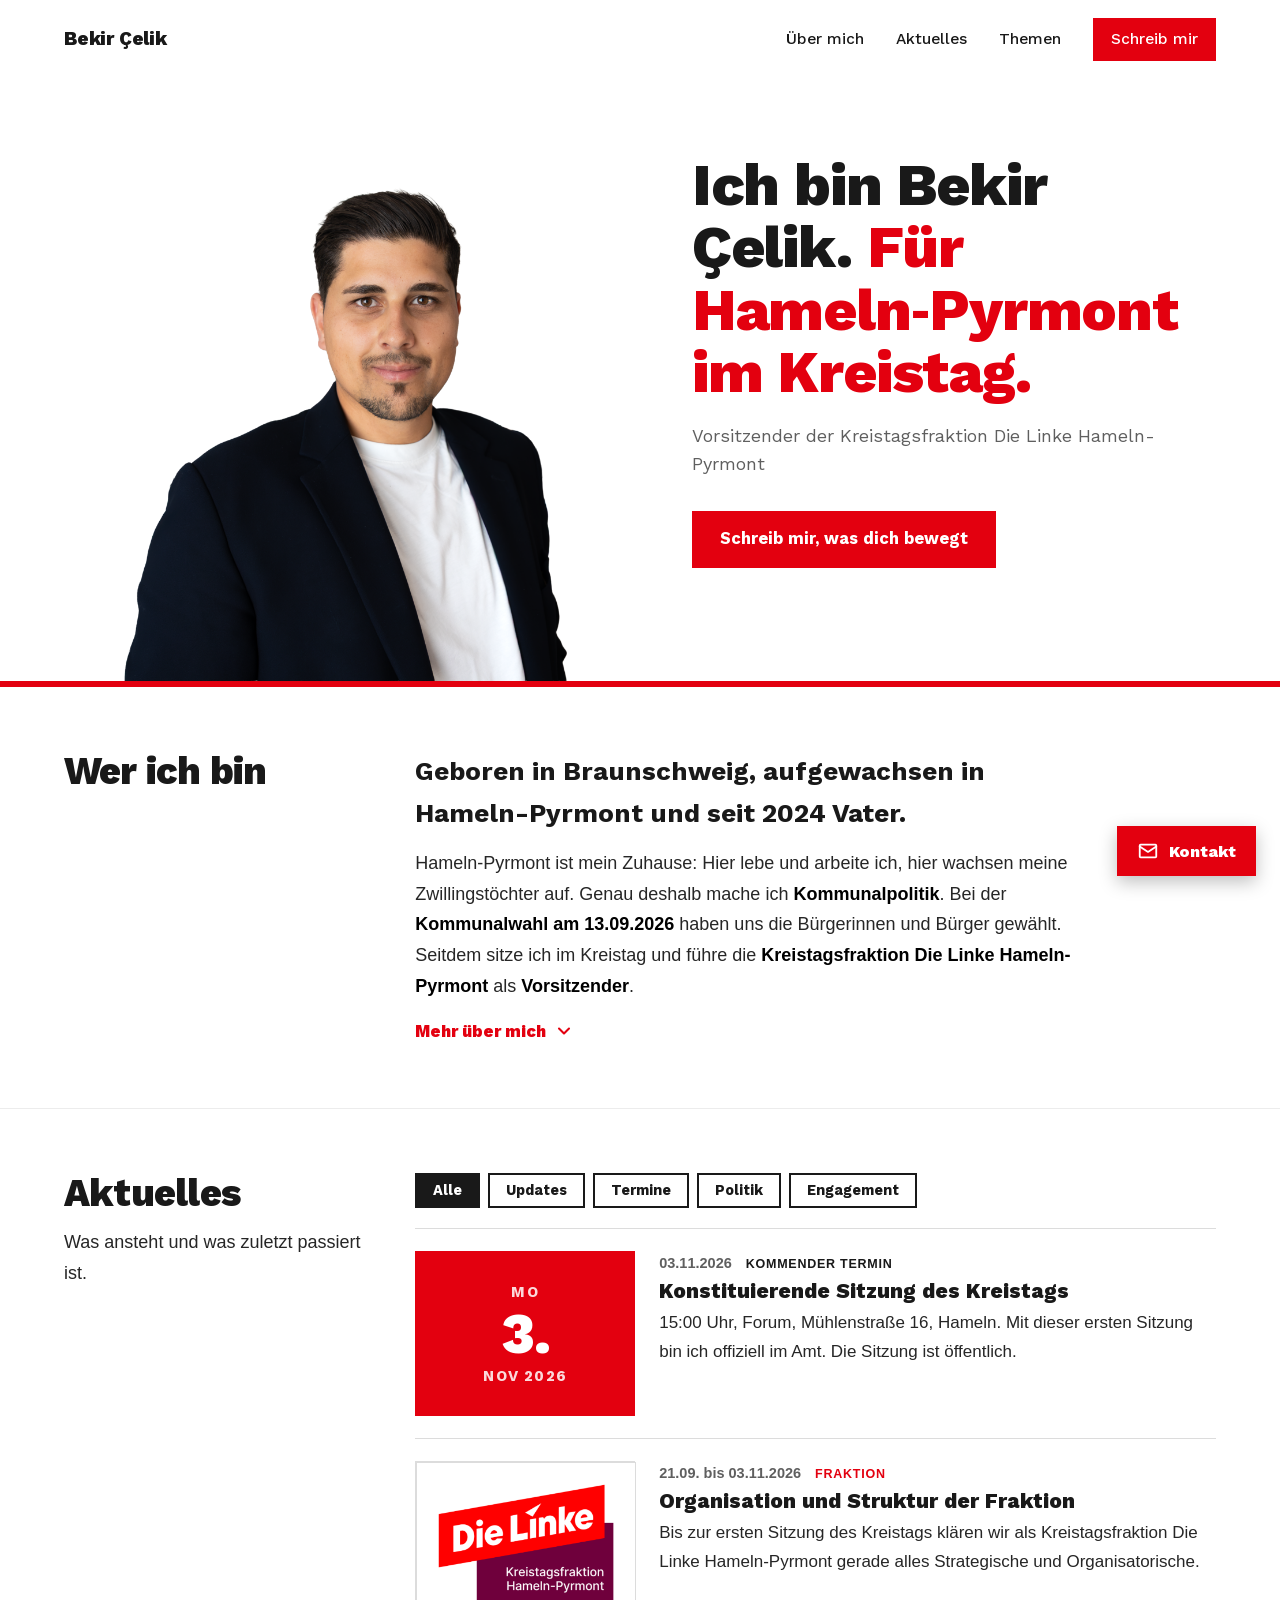
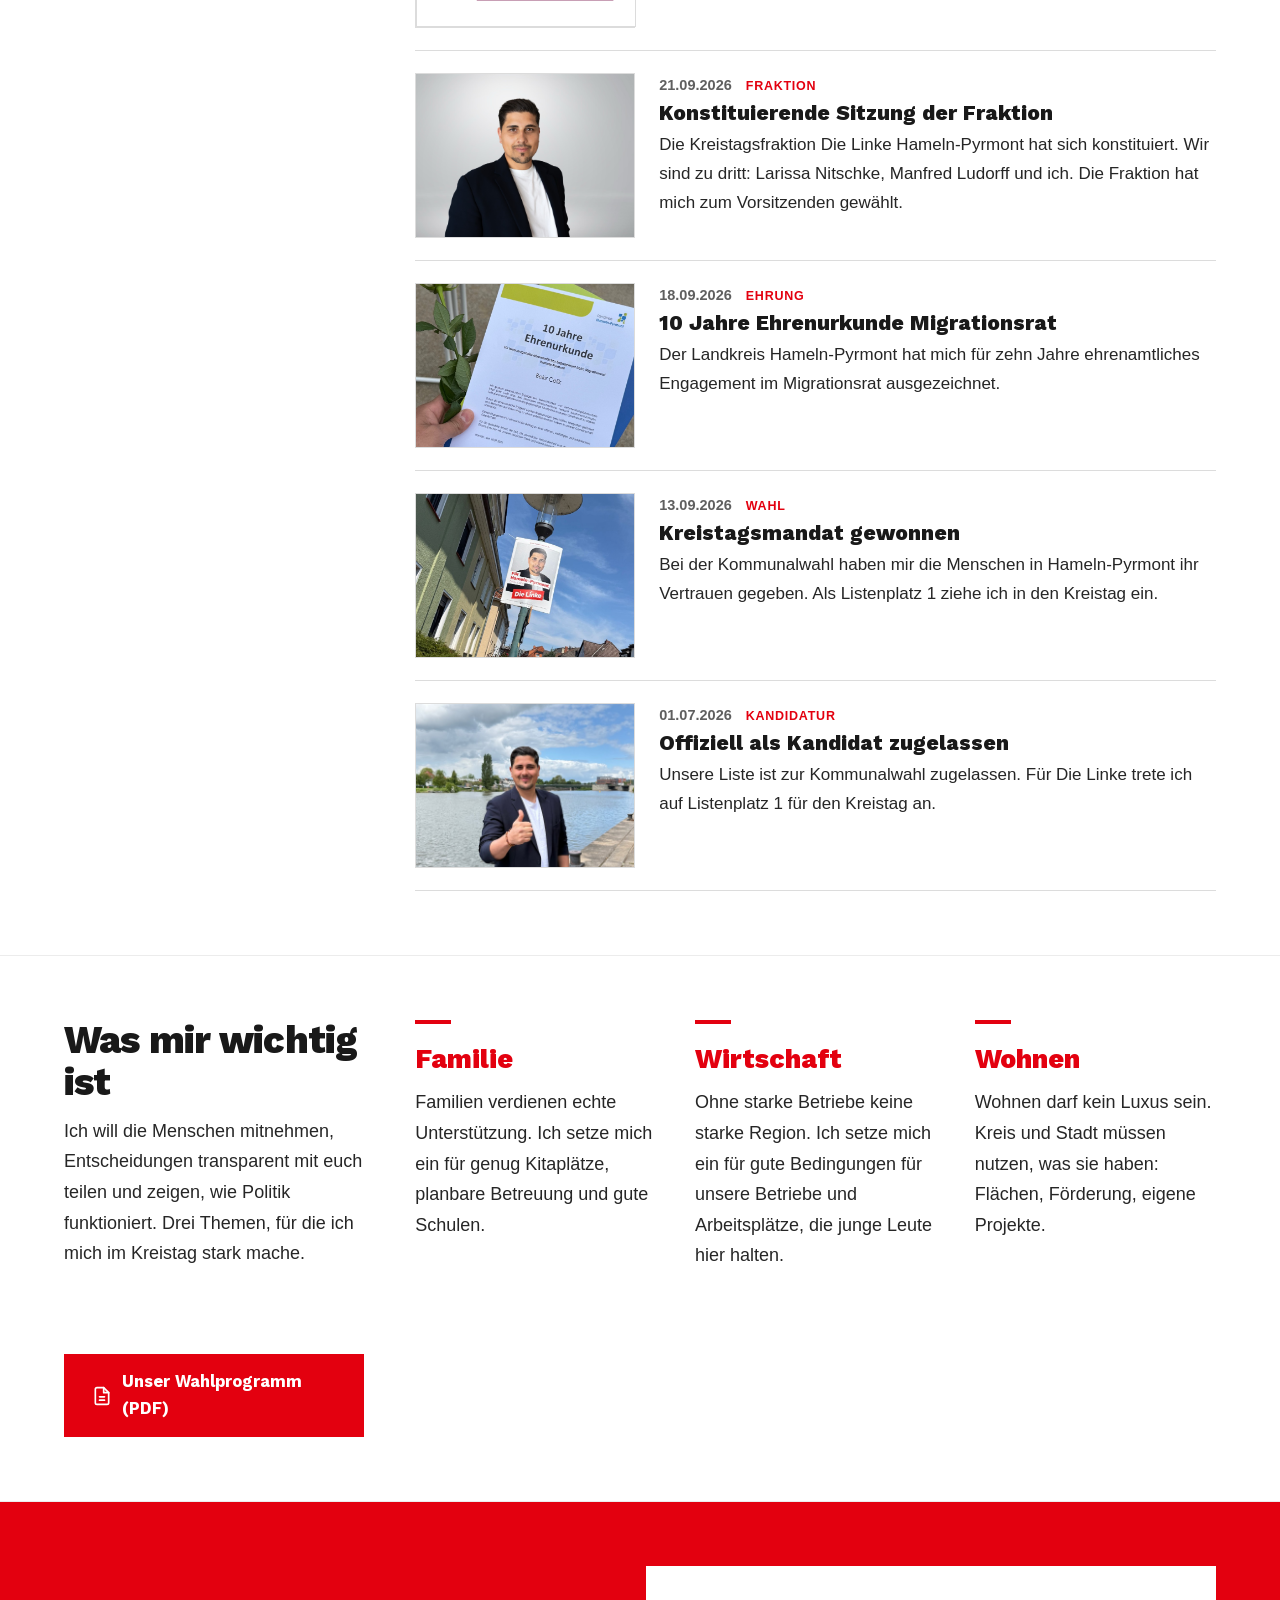
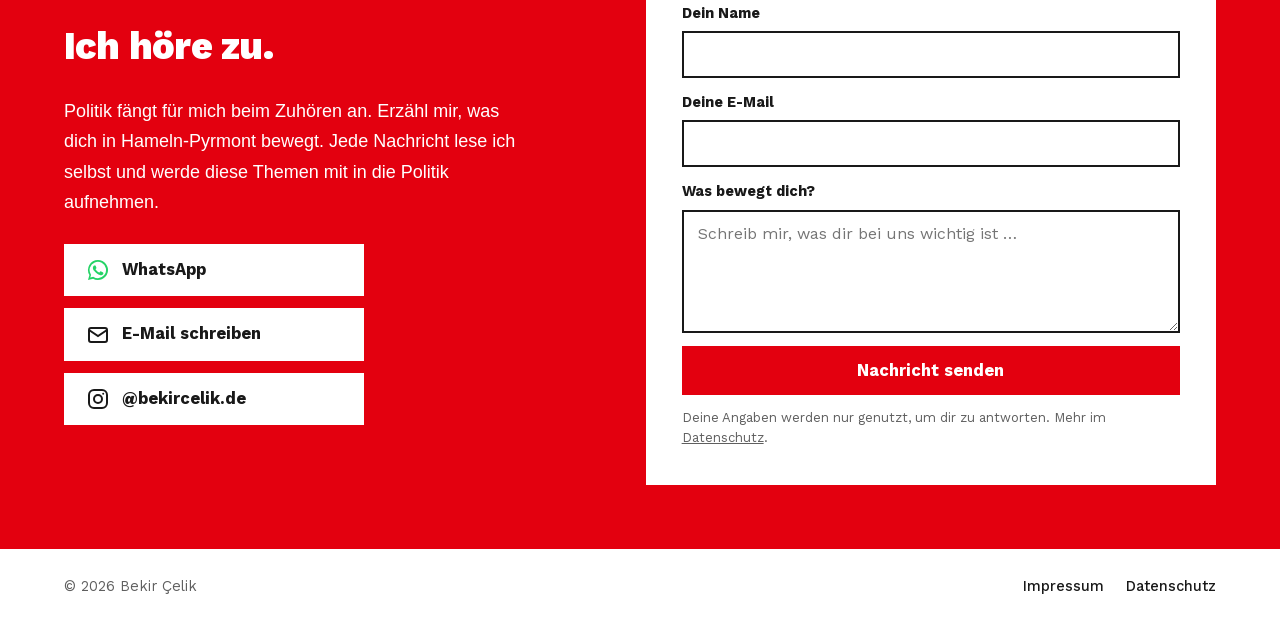
<file: index.html>
<!DOCTYPE html>
<html lang="de">
<head>
  <meta charset="UTF-8">
  <meta name="viewport" content="width=device-width, initial-scale=1.0">
  <title>Bekir Çelik | Kreistag Hameln-Pyrmont</title>
  <meta name="description" content="Bekir Çelik, Vorsitzender der Kreistagsfraktion Die Linke Hameln-Pyrmont. Wer ich bin, was ansteht, wie du mich erreichst.">
  <link rel="canonical" href="https://bekircelik.de/">

  <!-- Teilen-Vorschau (WhatsApp, Instagram, Facebook, Signal) -->
  <meta property="og:type" content="website">
  <meta property="og:locale" content="de_DE">
  <meta property="og:site_name" content="Bekir Çelik">
  <meta property="og:title" content="Bekir Çelik | Kreistag Hameln-Pyrmont">
  <meta property="og:description" content="Vorsitzender der Kreistagsfraktion Die Linke Hameln-Pyrmont. Schreib mir, was dich bewegt.">
  <meta property="og:url" content="https://bekircelik.de/">
  <meta property="og:image" content="https://bekircelik.de/bilder/bekir.jpg">
  <meta property="og:image:width" content="1600">
  <meta property="og:image:height" content="1068">
  <meta property="og:image:alt" content="Bekir Çelik, Kreistag Hameln-Pyrmont">
  <meta name="twitter:card" content="summary_large_image">
  <meta name="twitter:title" content="Bekir Çelik | Kreistag Hameln-Pyrmont">
  <meta name="twitter:description" content="Vorsitzender der Kreistagsfraktion Die Linke Hameln-Pyrmont. Schreib mir, was dich bewegt.">
  <meta name="twitter:image" content="https://bekircelik.de/bilder/bekir.jpg">

  <meta name="theme-color" content="#e3000f">
  <link rel="icon" href="data:image/svg+xml,%3Csvg xmlns='http://www.w3.org/2000/svg' viewBox='0 0 64 64'%3E%3Crect width='64' height='64' fill='%23e3000f'/%3E%3Ctext x='32' y='46' font-family='Arial,sans-serif' font-size='40' font-weight='bold' fill='white' text-anchor='middle'%3EB%3C/text%3E%3C/svg%3E">
  <link rel="preload" href="fonts/worksans-latin.woff2" as="font" type="font/woff2" crossorigin>
  <link rel="stylesheet" href="stil.css?v=63">
</head>
<body>

  <header class="kopf">
    <a class="kopf-name" href="#start">Bekir Çelik</a>
    <nav class="kopf-nav" aria-label="Hauptmenü">
      <a href="#ueber-mich">Über mich</a>
      <a href="#aktuelles">Aktuelles</a>
      <a href="#themen">Themen</a>
      <a class="kopf-cta" href="#kontakt">Schreib mir</a>
    </nav>
  </header>

  <!-- ===== HERO: Foto links, Botschaft rechts ===== -->
  <section class="held" id="start">
    <div class="held-bild">
      <img src="bilder/bekir-frei.png" alt="Bekir Çelik, Kreistag Hameln-Pyrmont" width="1000" height="1000" fetchpriority="high" decoding="async">
    </div>
    <div class="held-info">
      <h1>Ich bin Bekir Çelik. <span class="rot">Für Hameln&#8209;Pyrmont im Kreistag.</span></h1>
      <p class="held-sub">Vorsitzender der Kreistagsfraktion Die&nbsp;Linke Hameln-Pyrmont</p>
      <a class="knopf" href="#kontakt">Schreib mir, was dich bewegt</a>
    </div>
  </section>
  <div class="held-linie" aria-hidden="true"></div>

  <!-- ===== WER ICH BIN (Kurzfassung, Rest auf eigener Seite) ===== -->
  <section class="abschnitt" id="ueber-mich">
    <div class="abschnitt-raster">
      <h2>Wer ich bin</h2>
      <div class="ueber-text">
      <p class="ueber-gross">
        Geboren in Braunschweig, aufgewachsen in Hameln-Pyrmont und seit 2024 Vater.
      </p>
      <p> Hameln-Pyrmont ist mein Zuhause: Hier lebe und arbeite ich, hier wachsen meine Zwillingstöchter auf. Genau deshalb mache ich <strong>Kommunalpolitik</strong>. Bei der <strong>Kommunalwahl am 13.09.2026</strong> haben uns die Bürgerinnen und Bürger gewählt. Seitdem sitze ich im Kreistag und führe die <strong>Kreistagsfraktion Die Linke Hameln-Pyrmont</strong> als <strong>Vorsitzender</strong>. </p>
      <button type="button" class="mehr-knopf" id="mehr-knopf" aria-expanded="false" aria-controls="mehr">
        <span>Mehr über mich</span>
        <svg viewBox="0 0 24 24" fill="none" stroke="currentColor" stroke-width="2.5" stroke-linecap="round" stroke-linejoin="round" aria-hidden="true"><path d="m6 9 6 6 6-6"/></svg>
      </button>

      <div class="mehr" id="mehr" hidden>
        <h3>Mein Weg</h3>
        <p> Zur Schule gegangen bin ich in Hameln: Nach dem Realschulabschluss an der Theodor-Heuss-Realschule folgte der erweiterte Realschulabschluss im Bereich Wirtschaft an der Handelslehranstalt und schließlich die <strong>Fachhochschulreife in Medien und Gestaltung</strong> an der Eugen-Reintjes-Schule. </p>
        <p> Schon früh habe ich mich <strong>im Bereich Marketing selbstständig</strong> gemacht und nebenbei viel gejobbt. Das Unternehmertum hat mich von da an begleitet: Über die Jahre habe ich <strong>mehrere Unternehmen und Franchise-Konzepte</strong> aufgebaut und geführt. </p>
        <p> Zudem habe ich im Ausbau der <strong>Telekommunikations-Infrastruktur</strong> gearbeitet. Dort war ich für die <strong>Unternehmensstrategie und Organisationsentwicklung</strong> verantwortlich, später war ich in der gleichen Branche als <strong>Personal- und Dienstleistungsmanager</strong> tätig. </p>
        <p> Das <strong>Thema Wohnen</strong> beschäftigt mich schon lange. Um die Probleme auf dem Wohnungsmarkt zu verstehen, habe ich die Zertifizierung zum <strong>Immobilienmakler (IHK)</strong> absolviert. </p>
        <p> Mit der Geburt meiner Töchter haben sich meine Prioritäten verschoben: Ich habe die Unternehmen abgegeben, die Selbstständigkeit beendet und den Fokus auf meine Familie gelegt. Gleichzeitig reifte in mir der Entschluss, mich politisch einzubringen. Meine Überzeugung ist: Verstehen ist die Grundlage für jede echte Veränderung. In der Kommunalpolitik werden Entscheidungen getroffen, aber die Verwaltung muss sie am Ende umsetzen. Wer politisch wirklich etwas bewegen will, muss wissen, wie Behörden arbeiten. Genau deshalb mache ich heute eine <strong>Umschulung zum Verwaltungsfachangestellten</strong>, um diese Abläufe von innen kennenzulernen. </p>

        <h3>Ehrenamt</h3>
        <p> Ehrenamtlich aktiv bin ich schon seit meiner Schulzeit, ob als <strong>Schülersprecher</strong>, <strong>Streitschlichter</strong>, bei der <strong>Freiwilligen Feuerwehr</strong> oder 2011 als <strong>Erhebungsbeauftragter beim Zensus</strong>. </p>
        <p> Seit 2016 engagiere ich mich intensiv im <strong>Migrationsrat des Landkreises Hameln-Pyrmont</strong>. 2023 kam die Arbeit als <strong>Sprachmittler</strong> für den Landkreis hinzu. Außerdem mache ich die <strong>Öffentlichkeitsarbeit für den Niedersächsischen Integrationsrat</strong>. Durch diese Aufgaben spreche ich jeden Tag mit unterschiedlichsten Menschen und nehme ihre realen Probleme direkt mit in die Politik. </p>

        <h3>Politik</h3>
        <p> Seit November 2025 bin ich <strong>Mitglied der Linken</strong>. Über den <strong>Listenplatz 1</strong> zog ich in den <strong>Kreistag Hameln-Pyrmont</strong> ein, wo mich meine Fraktion kurz darauf <strong>zum Vorsitzenden</strong> wählte. </p>
        <p> Zusätzlich vertrete ich die Kreisverbände Hildesheim und Hameln als <strong>Delegierter auf dem Bundesparteitag</strong>. Auf dem Landesparteitag Niedersachsen wurde ich zum <strong>Ersatzdelegierten für den Parteirat</strong> gewählt. Mein Ziel bei all diesen Aufgaben ist einfach: Was in der Politik entschieden wird, muss im Alltag der Menschen vor Ort spürbar ankommen. </p>

        <h3>Auszeichnungen und Abschlüsse</h3>
        <ul class="urkunden">
          <li>
            <a href="bilder/zertifikate/ehrenurkunde-migrationsrat.jpg" target="_blank" rel="noopener">
              <img src="bilder/zertifikate/ehrenurkunde-migrationsrat.jpg" alt="Ehrenurkunde: 10 Jahre Migrationsrat Hameln-Pyrmont" loading="lazy">
              <span>10 Jahre Migrationsrat<br><small>Ehrenurkunde des Landkreises, 2026</small></span>
            </a>
          </li>
          <li>
            <a href="bilder/zertifikate/ihk-zertifikat-immobilienmakler.jpg" target="_blank" rel="noopener">
              <img src="bilder/zertifikate/ihk-zertifikat-immobilienmakler.jpg" alt="IHK-Zertifikat Immobilienmakler" loading="lazy">
              <span>Immobilienmakler (IHK)<br><small>Zertifikat, 2023</small></span>
            </a>
          </li>
          <li>
            <a href="bilder/zertifikate/feuerwehr.jpg" target="_blank" rel="noopener">
              <img src="bilder/zertifikate/feuerwehr.jpg" alt="Verleihungsurkunde Feuerwehrmann, Stadt Hameln" loading="lazy">
              <span>Feuerwehrmann<br><small>Freiwillige Feuerwehr Hameln, 2011</small></span>
            </a>
          </li>
        </ul>

      </div>
            </div>
    </div>
  </section>

  <!-- ===== AKTUELLES: Karten, neueste zuerst. Neue Karte = neuer <li class="karte"> oben ===== -->
  <section class="abschnitt" id="aktuelles">
    <div class="abschnitt-raster">
      <div>
        <h2>Aktuelles</h2>
        <p class="abschnitt-lead">Was ansteht und was zuletzt passiert ist.</p>
      </div>
      <div class="aktuell">
        <div class="filter" id="filter" aria-label="Aktuelles filtern"></div>
        <ul class="karten" id="karten">
          <li class="karte mit-bild kommt" data-typ="termin">
            <span class="karte-bild platz" aria-hidden="true"><small>Mo</small><b>3.</b><small>Nov 2026</small></span>
            <div class="karte-text">
              <p class="karte-kopf"><time>03.11.2026</time><span class="karte-art">Kommender Termin</span></p>
              <h3>Konstituierende Sitzung des Kreistags</h3>
              <p>15:00 Uhr, Forum, Mühlenstraße 16, Hameln. Mit dieser ersten Sitzung bin ich offiziell im Amt. Die Sitzung ist öffentlich.</p>
            </div>
          </li>
          <li class="karte mit-bild" data-typ="update">
            <span class="karte-bild logo"><img src="bilder/aktuelles/fraktion-logo.png" alt="Logo der Kreistagsfraktion Die Linke Hameln-Pyrmont" loading="lazy"></span>
            <div class="karte-text">
              <p class="karte-kopf"><time>21.09. bis 03.11.2026</time><span class="karte-art">Fraktion</span></p>
              <h3>Organisation und Struktur der Fraktion</h3>
              <p>Bis zur ersten Sitzung des Kreistags klären wir als Kreistagsfraktion Die Linke Hameln-Pyrmont gerade alles Strategische und Organisatorische.</p>
            </div>
          </li>
          <li class="karte mit-bild" data-typ="update">
            <a class="karte-bild foto foto-portrait" href="bilder/aktuelles/2026-09-21-fraktionsvorsitz.jpg" target="_blank" rel="noopener"><img src="bilder/aktuelles/2026-09-21-fraktionsvorsitz.jpg" alt="Bekir Çelik, Vorsitzender der Kreistagsfraktion Die Linke Hameln-Pyrmont" loading="lazy"></a>
            <div class="karte-text">
              <p class="karte-kopf"><time>21.09.2026</time><span class="karte-art">Fraktion</span></p>
              <h3>Konstituierende Sitzung der Fraktion</h3>
              <p>Die Kreistagsfraktion Die Linke Hameln-Pyrmont hat sich konstituiert. Wir sind zu dritt: Larissa Nitschke, Manfred Ludorff und ich. Die Fraktion hat mich zum Vorsitzenden gewählt.</p>
            </div>
          </li>
          <li class="karte mit-bild" data-typ="engagement">
            <a class="karte-bild foto foto-urkunde" href="bilder/aktuelles/2026-09-18-ehrenurkunde.jpg" target="_blank" rel="noopener"><img src="bilder/aktuelles/2026-09-18-ehrenurkunde.jpg" alt="Bekir Çelik hält die Ehrenurkunde für 10 Jahre Migrationsrat und eine weiße Rose" loading="lazy"></a>
            <div class="karte-text">
              <p class="karte-kopf"><time>18.09.2026</time><span class="karte-art">Ehrung</span></p>
              <h3>10 Jahre Ehrenurkunde Migrationsrat</h3>
              <p>Der Landkreis Hameln-Pyrmont hat mich für zehn Jahre ehrenamtliches Engagement im Migrationsrat ausgezeichnet.</p>
            </div>
          </li>
          <li class="karte mit-bild" data-typ="politik">
            <a class="karte-bild foto foto-plakat" href="bilder/aktuelles/2026-09-13-wahlplakat.jpg" target="_blank" rel="noopener"><img src="bilder/aktuelles/2026-09-13-wahlplakat.jpg" alt="Wahlplakat von Bekir Çelik an einer Straßenlaterne in Hameln" loading="lazy"></a>
            <div class="karte-text">
              <p class="karte-kopf"><time>13.09.2026</time><span class="karte-art">Wahl</span></p>
              <h3>Kreistagsmandat gewonnen</h3>
              <p>Bei der Kommunalwahl haben mir die Menschen in Hameln-Pyrmont ihr Vertrauen gegeben. Als Listenplatz 1 ziehe ich in den Kreistag ein.</p>
            </div>
          </li>
          <li class="karte mit-bild" data-typ="politik">
            <a class="karte-bild foto foto-kandidatur" href="bilder/aktuelles/2026-07-01-kandidatur.jpg" target="_blank" rel="noopener"><img src="bilder/aktuelles/2026-07-01-kandidatur.jpg" alt="Bekir Çelik an der Weser in Hameln, Daumen hoch" loading="lazy"></a>
            <div class="karte-text">
              <p class="karte-kopf"><time>01.07.2026</time><span class="karte-art">Kandidatur</span></p>
              <h3>Offiziell als Kandidat zugelassen</h3>
              <p>Unsere Liste ist zur Kommunalwahl zugelassen. Für Die Linke trete ich auf Listenplatz 1 für den Kreistag an.</p>
            </div>
          </li>
        </ul>
        <button type="button" class="knopf knopf-pdf" id="aelter-knopf" hidden>Ältere Einträge anzeigen</button>
      </div>
    </div>
  </section>

  <!-- ===== THEMEN: direkt unter dem Kontakt ===== -->
  <section class="abschnitt" id="themen">
    <div class="abschnitt-raster">
      <div>
        <h2>Was mir wichtig ist</h2>
        <p class="abschnitt-lead">Ich will die Menschen mitnehmen, Entscheidungen transparent mit euch teilen und zeigen, wie Politik funktioniert. Drei Themen, für die ich mich im Kreistag stark mache.</p>
      </div>
      <div class="themen">
      <article class="thema">
        <h3>Familie</h3>
        <p>Familien verdienen echte Unterstützung. Ich setze mich ein für genug Kitaplätze, planbare Betreuung und gute Schulen.</p>
      </article>
      <article class="thema">
        <h3>Wirtschaft</h3>
        <p>Ohne starke Betriebe keine starke Region. Ich setze mich ein für gute Bedingungen für unsere Betriebe und Arbeitsplätze, die junge Leute hier halten.</p>
      </article>
      <article class="thema">
        <h3>Wohnen</h3>
        <p>Wohnen darf kein Luxus sein. Kreis und Stadt müssen nutzen, was sie haben: Flächen, Förderung, eigene Projekte.</p>
      </article>
      </div>
      <a class="knopf knopf-pdf" href="dokumente/wahlprogramm-die-linke-hameln-pyrmont.pdf" target="_blank" rel="noopener">
        <svg viewBox="0 0 24 24" fill="none" stroke="currentColor" stroke-width="2" stroke-linecap="round" stroke-linejoin="round" aria-hidden="true"><path d="M14 2H6a2 2 0 0 0-2 2v16a2 2 0 0 0 2 2h12a2 2 0 0 0 2-2V8z"/><path d="M14 2v6h6"/><path d="M9 13h6"/><path d="M9 17h6"/></svg>
        Unser Wahlprogramm (PDF)
      </a>
    </div>
  </section>

  <!-- ===== KONTAKT ===== -->
  <section class="abschnitt abschnitt-rot" id="kontakt">
    <div class="kontakt-raster">
      <div class="kontakt-text">
        <h2>Ich höre zu.</h2>
        <p>
          Politik fängt für mich beim Zuhören an. Erzähl mir, was dich in
          Hameln-Pyrmont bewegt. Jede Nachricht lese ich selbst und werde
          diese Themen mit in die Politik aufnehmen.
        </p>
        <div class="kontakt-links">
          <a class="kontakt-knopf kontakt-wa" href="https://wa.me/4915679812579" target="_blank" rel="noopener">
            <svg viewBox="0 0 24 24" fill="currentColor" aria-hidden="true"><path d="M12 2a10 10 0 0 0-8.6 15.1L2 22l5.1-1.3A10 10 0 1 0 12 2Zm0 18.2c-1.6 0-3.1-.4-4.4-1.2l-.3-.2-3 .8.8-2.9-.2-.3A8.2 8.2 0 1 1 12 20.2Zm4.6-6.1c-.3-.1-1.5-.7-1.7-.8-.2-.1-.4-.1-.6.1-.2.3-.7.8-.8 1-.1.2-.3.2-.5.1a6.7 6.7 0 0 1-3.3-2.9c-.3-.4 0-.5.2-.8l.5-.6c.1-.2 0-.4 0-.5l-.8-1.9c-.2-.5-.4-.4-.6-.4h-.5c-.2 0-.5.1-.7.3-.2.3-.9.9-.9 2.2s.9 2.5 1.1 2.7c.1.2 1.8 2.8 4.4 3.9.6.3 1.1.4 1.5.6.6.2 1.2.2 1.6.1.5-.1 1.5-.6 1.7-1.2.2-.6.2-1.1.2-1.2-.1-.2-.3-.2-.6-.4Z"/></svg>
            WhatsApp
          </a>
          <a class="kontakt-knopf" href="mailto:celikbekir@outlook.de">
            <svg viewBox="0 0 24 24" fill="none" stroke="currentColor" stroke-width="2" aria-hidden="true"><rect x="3" y="5" width="18" height="14" rx="2"/><path d="m3 7 9 6 9-6"/></svg>
            E-Mail schreiben
          </a>
          <a class="kontakt-knopf" href="https://instagram.com/bekircelik.de" target="_blank" rel="noopener">
            <svg viewBox="0 0 24 24" fill="none" stroke="currentColor" stroke-width="2" aria-hidden="true"><rect x="3" y="3" width="18" height="18" rx="5"/><circle cx="12" cy="12" r="4"/><circle cx="17.2" cy="6.8" r="1" fill="currentColor" stroke="none"/></svg>
            @bekircelik.de
          </a>
        </div>
      </div>
      <form class="formular" id="kontaktformular" action="https://formsubmit.co/celikbekir@outlook.de" method="POST">
        <input type="hidden" name="_subject" value="Nachricht über bekircelik.de">
        <input type="hidden" name="_next" value="https://bekircelik.de/danke.html">
        <input type="hidden" name="_captcha" value="false">
        <input type="text" name="_honey" style="display:none">
        <label>
          Dein Name
          <input type="text" name="name" required autocomplete="name">
        </label>
        <label>
          Deine E-Mail
          <input type="email" name="email" required autocomplete="email">
        </label>
        <label>
          Was bewegt dich?
          <textarea name="nachricht" rows="5" required placeholder="Schreib mir, was dir bei uns wichtig ist …"></textarea>
        </label>
        <button type="submit" class="knopf knopf-weiss">Nachricht senden</button>
        <p class="formular-hinweis">Deine Angaben werden nur genutzt, um dir zu antworten. Mehr im <a href="datenschutz.html">Datenschutz</a>.</p>
      </form>
    </div>
  </section>

  <footer class="fuss">
    <p>© 2026 Bekir Çelik</p>
    <nav>
      <a href="impressum.html">Impressum</a>
      <a href="datenschutz.html">Datenschutz</a>
    </nav>
  </footer>


  <script>
    // Aktuelles: Filterknöpfe aus den Karten bauen, 6 Karten sichtbar, ältere per Knopf
    (function () {
      const SICHTBAR = 6;
      const NAMEN = { update: "Updates", news: "News", termin: "Termine", politik: "Politik", engagement: "Engagement", beitrag: "Beiträge" };
      const karten = Array.prototype.slice.call(document.querySelectorAll("#karten .karte"));
      const filter = document.getElementById("filter");
      const mehr = document.getElementById("aelter-knopf");
      let aktiv = "alle";
      let alleZeigen = false;

      function zeichnen() {
        const treffer = karten.filter(function (k) { return aktiv === "alle" || k.dataset.typ === aktiv; });
        karten.forEach(function (k) { k.hidden = true; });
        treffer.forEach(function (k, i) { k.hidden = !(alleZeigen || i < SICHTBAR); });
        mehr.hidden = treffer.length <= SICHTBAR;
        mehr.textContent = alleZeigen ? "Weniger anzeigen" : "Ältere Einträge anzeigen";
        filter.querySelectorAll("button").forEach(function (b) {
          b.setAttribute("aria-pressed", b.dataset.typ === aktiv ? "true" : "false");
        });
      }

      const typen = ["alle"].concat(Object.keys(NAMEN).filter(function (t) {
        return karten.some(function (k) { return k.dataset.typ === t; });
      }));
      if (typen.length > 2) {
        typen.forEach(function (t) {
          const b = document.createElement("button");
          b.type = "button";
          b.dataset.typ = t;
          b.textContent = t === "alle" ? "Alle" : NAMEN[t];
          b.addEventListener("click", function () { aktiv = t; alleZeigen = false; zeichnen(); });
          filter.appendChild(b);
        });
      }
      mehr.addEventListener("click", function () { alleZeigen = !alleZeigen; zeichnen(); });
      zeichnen();
    })();

    // "Mehr über mich" klappt den Rest direkt auf der Startseite auf
    (function () {
      const knopf = document.getElementById("mehr-knopf");
      const mehr = document.getElementById("mehr");
      knopf.addEventListener("click", function () {
        const offen = mehr.hasAttribute("hidden");
        if (offen) { mehr.removeAttribute("hidden"); } else { mehr.setAttribute("hidden", ""); }
        knopf.setAttribute("aria-expanded", offen ? "true" : "false");
        knopf.textContent = offen ? "Weniger anzeigen" : "Mehr über mich";
      });
    })();
    // Sicherheitsnetz: wenn der Formular-Dienst ausfällt, öffnet sich das Mail-Programm
    document.getElementById("kontaktformular").addEventListener("submit", async function (e) {
      e.preventDefault();
      const form = e.target;
      const knopf = form.querySelector("button[type=submit]");
      const name = form.elements["name"].value;
      const email = form.elements["email"].value;
      const nachricht = form.elements["nachricht"].value;
      knopf.disabled = true;
      knopf.textContent = "Wird gesendet …";
      try {
        const antwort = await fetch("https://formsubmit.co/ajax/celikbekir@outlook.de", {
          method: "POST",
          headers: { "Content-Type": "application/json", "Accept": "application/json" },
          body: JSON.stringify({ name: name, email: email, nachricht: nachricht, _subject: "Nachricht über bekircelik.de" })
        });
        if (!antwort.ok) throw new Error("Dienst nicht erreichbar");
        window.location.href = "danke.html";
      } catch (fehler) {
        const betreff = encodeURIComponent("Nachricht über bekircelik.de");
        const inhalt = encodeURIComponent("Name: " + name + "\nE-Mail: " + email + "\n\n" + nachricht);
        window.location.href = "mailto:celikbekir@outlook.de?subject=" + betreff + "&body=" + inhalt;
        knopf.disabled = false;
        knopf.textContent = "Nachricht senden";
      }
    });
  </script>
  <dialog class="lese-fenster" id="lese-fenster" aria-labelledby="lese-titel">
    <button type="button" class="lese-zu" id="lese-zu" aria-label="Schließen">Schließen ✕</button>
    <div class="lese-bild" id="lese-bild"></div>
    <p class="lese-kopf" id="lese-kopf"></p>
    <h3 id="lese-titel"></h3>
    <div class="lese-text" id="lese-text"></div>
  </dialog>

  <div class="kontakt-fab" id="kontakt-fab">
    <div class="fab-menue" id="fab-menue" hidden>
      <a href="https://wa.me/4915679812579" target="_blank" rel="noopener">
        <svg viewBox="0 0 24 24" fill="none" stroke="currentColor" stroke-width="2" stroke-linecap="round" stroke-linejoin="round" aria-hidden="true"><path d="M21 11.5a8.4 8.4 0 0 1-12.4 7.4L3 20.5l1.7-5.4A8.4 8.4 0 1 1 21 11.5z"/></svg>
        WhatsApp
      </a>
      <a href="mailto:celikbekir@outlook.de">
        <svg viewBox="0 0 24 24" fill="none" stroke="currentColor" stroke-width="2" stroke-linecap="round" stroke-linejoin="round" aria-hidden="true"><rect x="3" y="5" width="18" height="14" rx="1"/><path d="m3 7 9 6 9-6"/></svg>
        E-Mail
      </a>
      <a href="#kontakt">
        <svg viewBox="0 0 24 24" fill="none" stroke="currentColor" stroke-width="2" stroke-linecap="round" stroke-linejoin="round" aria-hidden="true"><path d="M4 4h16v12H8l-4 4z"/></svg>
        Nachricht schreiben
      </a>
    </div>
    <button type="button" class="kontakt-schwebe" id="kontakt-schwebe" aria-expanded="false" aria-controls="fab-menue" aria-label="Kontakt aufnehmen">
      <svg viewBox="0 0 24 24" fill="none" stroke="currentColor" stroke-width="2" stroke-linecap="round" stroke-linejoin="round" aria-hidden="true"><rect x="3" y="5" width="18" height="14" rx="1"/><path d="m3 7 9 6 9-6"/></svg>
      <span>Kontakt</span>
    </button>
  </div>
  <script>
    // Aktuelles: Karte anklicken öffnet den Eintrag im Lese-Fenster (wie ein kleiner Blogbeitrag)
    (function () {
      const fenster = document.getElementById("lese-fenster");
      if (!fenster || typeof fenster.showModal !== "function") return;
      const el = function (id) { return document.getElementById(id); };
      function oeffnen(karte) {
        const bild = karte.querySelector(".karte-bild");
        const box = el("lese-bild");
        box.innerHTML = "";
        if (bild) {
          const kopie = bild.cloneNode(true);
          kopie.removeAttribute("href");
          kopie.removeAttribute("target");
          box.appendChild(kopie);
        }
        const text = karte.querySelector(".karte-text");
        el("lese-kopf").innerHTML = text.querySelector(".karte-kopf").innerHTML;
        el("lese-titel").textContent = text.querySelector("h3").textContent;
        const inhalt = el("lese-text");
        inhalt.innerHTML = "";
        text.querySelectorAll(":scope > p:not(.karte-kopf), :scope > .karte-voll > *").forEach(function (p) {
          inhalt.appendChild(p.cloneNode(true));
        });
        fenster.showModal();
      }
      document.querySelectorAll("#karten .karte").forEach(function (k) {
        k.tabIndex = 0;
        k.setAttribute("role", "button");
        k.addEventListener("click", function (e) { e.preventDefault(); oeffnen(k); });
        k.addEventListener("keydown", function (e) {
          if (e.key === "Enter" || e.key === " ") { e.preventDefault(); oeffnen(k); }
        });
      });
      el("lese-zu").addEventListener("click", function () { fenster.close(); });
      fenster.addEventListener("click", function (e) { if (e.target === fenster) fenster.close(); });
    })();

    // Schwebender Kontakt-Knopf: Auswahl WhatsApp, E-Mail, Nachricht. Weg im Kopfbereich und im Kontaktbereich
    (function () {
      const fab = document.getElementById("kontakt-fab");
      const knopf = document.getElementById("kontakt-schwebe");
      const menue = document.getElementById("fab-menue");
      if (!fab || !knopf || !menue) return;
      function zu() { menue.hidden = true; knopf.setAttribute("aria-expanded", "false"); }
      knopf.addEventListener("click", function (e) {
        e.stopPropagation();
        const offen = menue.hidden;
        menue.hidden = !offen;
        knopf.setAttribute("aria-expanded", offen ? "true" : "false");
      });
      menue.addEventListener("click", zu);
      document.addEventListener("click", zu);
      document.addEventListener("keydown", function (e) { if (e.key === "Escape") zu(); });
      if (!("IntersectionObserver" in window)) return;
      const sichtbar = { start: false, kontakt: false };
      function pruefen() { const weg = sichtbar.start || sichtbar.kontakt; fab.classList.toggle("weg", weg); if (weg) zu(); }
      [["start", "start"], ["kontakt", "kontakt"]].forEach(function (p) {
        const ziel = document.getElementById(p[0]);
        if (!ziel) return;
        new IntersectionObserver(function (e) { sichtbar[p[1]] = e[0].isIntersecting; pruefen(); }, { threshold: 0.15 }).observe(ziel);
      });
    })();
  </script>
</body>
</html>
</file>
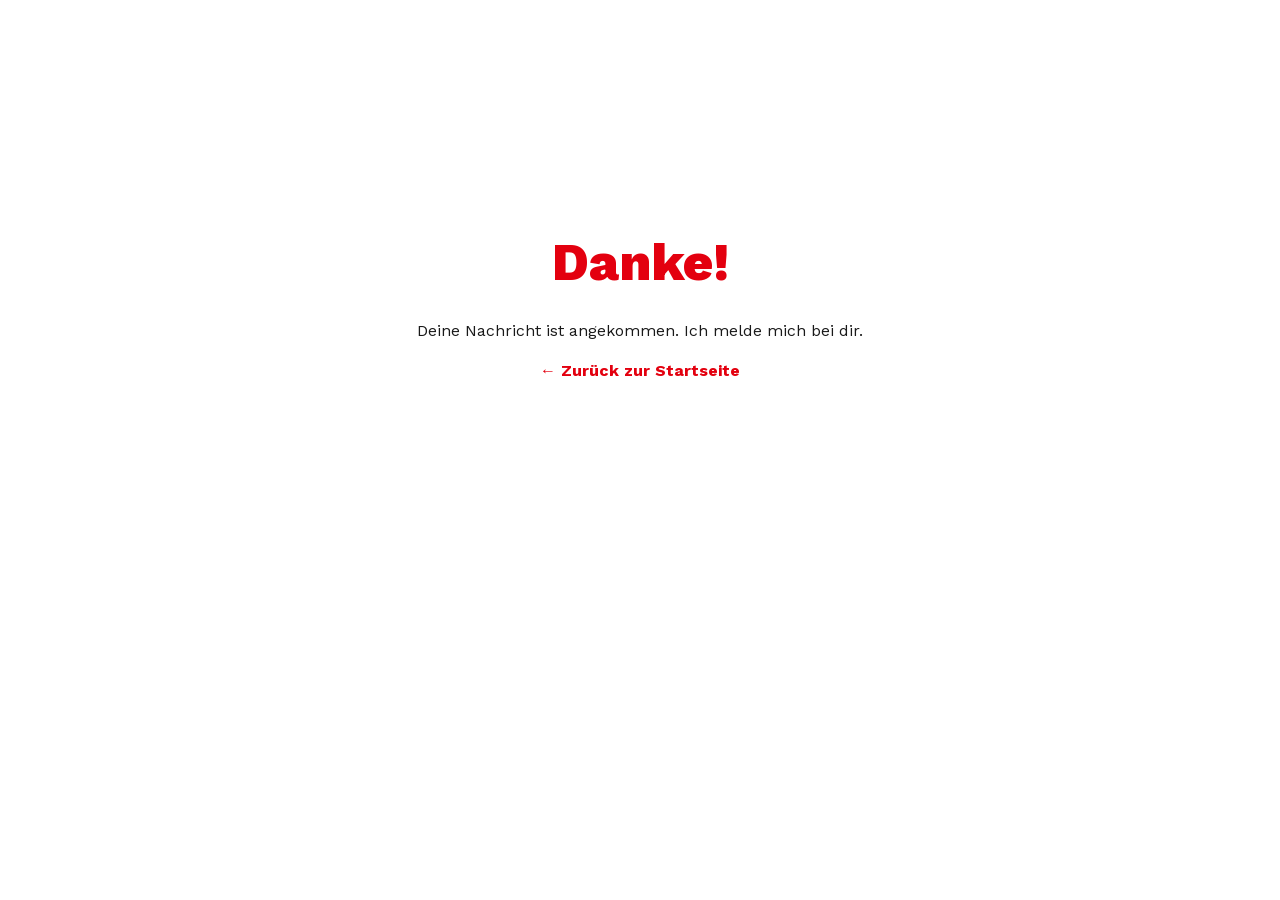
<file: danke.html>
<!DOCTYPE html>
<html lang="de">
<head>
  <meta charset="UTF-8">
  <meta name="viewport" content="width=device-width, initial-scale=1.0">
  <title>Danke – Bekir Çelik</title>
  <meta name="robots" content="noindex">
  <link rel="preload" href="fonts/worksans-latin.woff2" as="font" type="font/woff2" crossorigin>
  <meta name="theme-color" content="#e3000f">
  <link rel="icon" href="data:image/svg+xml,%3Csvg xmlns='http://www.w3.org/2000/svg' viewBox='0 0 64 64'%3E%3Crect width='64' height='64' fill='%23e3000f'/%3E%3Ctext x='32' y='46' font-family='Arial,sans-serif' font-size='40' font-weight='bold' fill='white' text-anchor='middle'%3EB%3C/text%3E%3C/svg%3E">
  <link rel="stylesheet" href="stil.css?v=63">
</head>
<body>
  <main class="danke">
    <h1>Danke!</h1>
    <p>Deine Nachricht ist angekommen. Ich melde mich bei dir.</p>
    <a class="zurueck" href="index.html">← Zurück zur Startseite</a>
  </main>
</body>
</html>
</file>
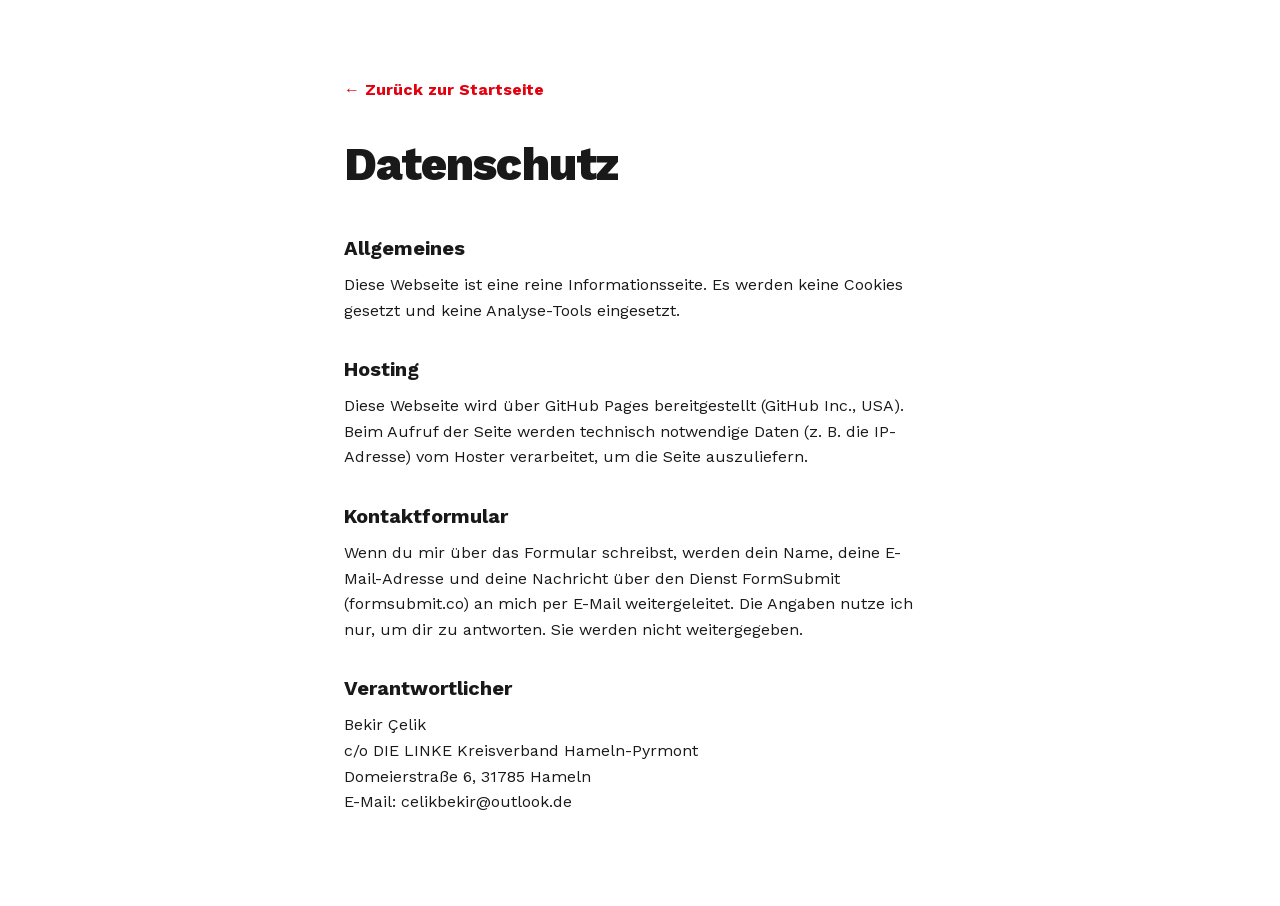
<file: datenschutz.html>
<!DOCTYPE html>
<html lang="de">
<head>
  <meta charset="UTF-8">
  <meta name="viewport" content="width=device-width, initial-scale=1.0">
  <title>Datenschutz – Bekir Çelik</title>
  <meta name="robots" content="noindex">
  <link rel="preload" href="fonts/worksans-latin.woff2" as="font" type="font/woff2" crossorigin>
  <meta name="theme-color" content="#e3000f">
  <link rel="icon" href="data:image/svg+xml,%3Csvg xmlns='http://www.w3.org/2000/svg' viewBox='0 0 64 64'%3E%3Crect width='64' height='64' fill='%23e3000f'/%3E%3Ctext x='32' y='46' font-family='Arial,sans-serif' font-size='40' font-weight='bold' fill='white' text-anchor='middle'%3EB%3C/text%3E%3C/svg%3E">
  <link rel="stylesheet" href="stil.css?v=63">
</head>
<body>
  <main class="rechtsseite">
    <a class="zurueck" href="index.html">← Zurück zur Startseite</a>
    <h1>Datenschutz</h1>

    <h2>Allgemeines</h2>
    <p>
      Diese Webseite ist eine reine Informationsseite. Es werden keine Cookies gesetzt
      und keine Analyse-Tools eingesetzt.
    </p>

    <h2>Hosting</h2>
    <p>
      Diese Webseite wird über GitHub Pages bereitgestellt (GitHub Inc., USA).
      Beim Aufruf der Seite werden technisch notwendige Daten (z.&nbsp;B. die IP-Adresse)
      vom Hoster verarbeitet, um die Seite auszuliefern.
    </p>

    <h2>Kontaktformular</h2>
    <p>
      Wenn du mir über das Formular schreibst, werden dein Name, deine E-Mail-Adresse
      und deine Nachricht über den Dienst FormSubmit (formsubmit.co) an mich per E-Mail
      weitergeleitet. Die Angaben nutze ich nur, um dir zu antworten. Sie werden nicht
      weitergegeben.
    </p>

    <h2>Verantwortlicher</h2>
    <p>
      Bekir Çelik<br>
      c/o DIE LINKE Kreisverband Hameln-Pyrmont<br>
      Domeierstraße 6, 31785 Hameln<br>
      E-Mail: celikbekir@outlook.de
    </p>
  </main>
</body>
</html>
</file>
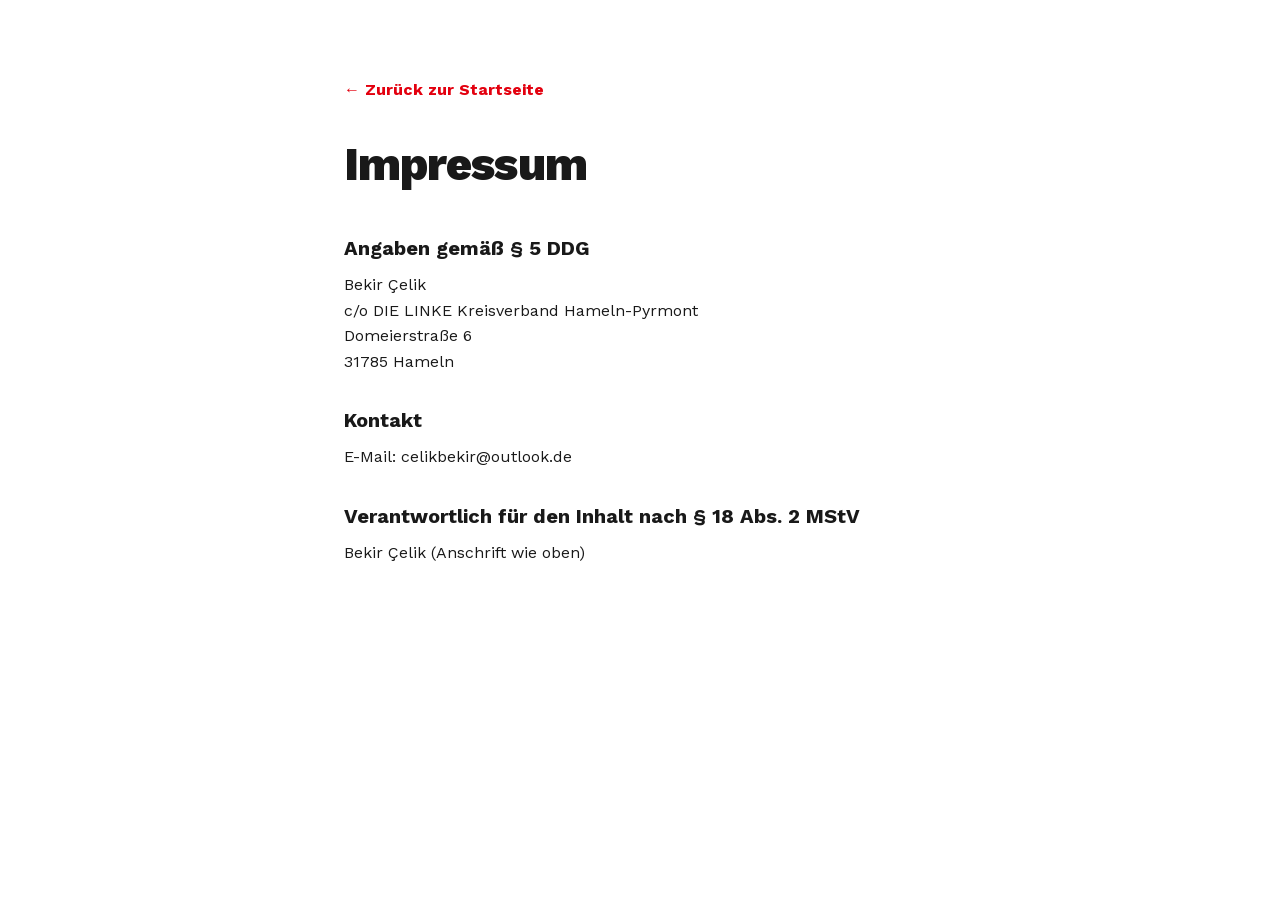
<file: impressum.html>
<!DOCTYPE html>
<html lang="de">
<head>
  <meta charset="UTF-8">
  <meta name="viewport" content="width=device-width, initial-scale=1.0">
  <title>Impressum – Bekir Çelik</title>
  <meta name="robots" content="noindex">
  <link rel="preload" href="fonts/worksans-latin.woff2" as="font" type="font/woff2" crossorigin>
  <meta name="theme-color" content="#e3000f">
  <link rel="icon" href="data:image/svg+xml,%3Csvg xmlns='http://www.w3.org/2000/svg' viewBox='0 0 64 64'%3E%3Crect width='64' height='64' fill='%23e3000f'/%3E%3Ctext x='32' y='46' font-family='Arial,sans-serif' font-size='40' font-weight='bold' fill='white' text-anchor='middle'%3EB%3C/text%3E%3C/svg%3E">
  <link rel="stylesheet" href="stil.css?v=63">
</head>
<body>
  <main class="rechtsseite">
    <a class="zurueck" href="index.html">← Zurück zur Startseite</a>
    <h1>Impressum</h1>

    <h2>Angaben gemäß § 5 DDG</h2>
    <p>
      Bekir Çelik<br>
      c/o DIE LINKE Kreisverband Hameln-Pyrmont<br>
      Domeierstraße 6<br>
      31785 Hameln
    </p>

    <h2>Kontakt</h2>
    <p>E-Mail: celikbekir@outlook.de</p>

    <h2>Verantwortlich für den Inhalt nach § 18 Abs. 2 MStV</h2>
    <p>Bekir Çelik (Anschrift wie oben)</p>
  </main>
</body>
</html>
</file>
<file: stil.css>
/* ============================================
   bekircelik.de – Kommunalwahl 2026
   Klar, modern, wenig Text, großes Bild.
   Weiß, Schwarz, Linke-Rot. Schrift: Work Sans
   ============================================ */

/* Schriften lokal (kein externer Google-Aufruf → Datenschutz + Tempo).
   Work Sans ist variabel: eine Datei je Subset deckt alle Schnitte 400–800 ab. */
@font-face {
  font-family: "Work Sans";
  font-style: normal;
  font-weight: 400 800;
  font-display: swap;
  src: url("fonts/worksans-latin.woff2") format("woff2");
  unicode-range: U+0000-00FF, U+0131, U+0152-0153, U+02BB-02BC, U+02C6, U+02DA, U+02DC, U+0304, U+0308, U+0329, U+2000-206F, U+20AC, U+2122, U+2191, U+2193, U+2212, U+2215, U+FEFF, U+FFFD;
}
@font-face {
  font-family: "Work Sans";
  font-style: normal;
  font-weight: 400 800;
  font-display: swap;
  src: url("fonts/worksans-latin-ext.woff2") format("woff2");
  unicode-range: U+0100-02BA, U+02BD-02C5, U+02C7-02CC, U+02CE-02D7, U+02DD-02FF, U+0304, U+0308, U+0329, U+1D00-1DBF, U+1E00-1E9F, U+1EF2-1EFF, U+2020, U+20A0-20AB, U+20AD-20C0, U+2113, U+2C60-2C7F, U+A720-A7FF;
}

:root {
  --rot: #e3000f;
  --schwarz: #191919;
  --weiss: #ffffff;
  --grau: #5f5f5f;
}

* { margin: 0; padding: 0; box-sizing: border-box; }

::selection { background: var(--rot); color: var(--weiss); }

a:focus-visible, button:focus-visible, input:focus-visible, textarea:focus-visible {
  outline: 3px solid var(--rot);
  outline-offset: 2px;
}

html { scroll-behavior: smooth; }

/* Anker-Sprünge: Überschrift nicht hinter der Kopfleiste verstecken */
section[id] { scroll-margin-top: 84px; }

body {
  font-family: "Work Sans", sans-serif;
  background: var(--weiss);
  color: var(--schwarz);
  line-height: 1.6;
  -webkit-font-smoothing: antialiased;
}

/* ===== Kopfzeile ===== */
.kopf {
  display: flex;
  justify-content: space-between;
  align-items: center;
  padding: 18px clamp(20px, 5vw, 64px);
  position: sticky;
  top: 0;
  background: rgba(255, 255, 255, 0.94);
  -webkit-backdrop-filter: blur(8px);
  backdrop-filter: blur(8px);
  z-index: 10;
}

.kopf-name {
  font-weight: 800;
  font-size: 19px;
  color: var(--schwarz);
  text-decoration: none;
  letter-spacing: -0.01em;
}

.kopf-nav {
  display: flex;
  align-items: center;
  gap: clamp(16px, 3vw, 32px);
}

.kopf-nav a {
  text-decoration: none;
  color: var(--schwarz);
  font-weight: 500;
  font-size: 15.5px;
}

.kopf-nav a:hover { color: var(--rot); }

.kopf-cta {
  background: var(--rot);
  color: var(--weiss) !important;
  padding: 9px 18px;
  font-weight: 700;
}

.kopf-cta:hover { background: var(--schwarz); }

/* ===== Hero: eine Botschaft, großes Bild ===== */
.held {
  display: grid;
  grid-template-columns: 1.1fr 1fr;
  gap: clamp(28px, 4vw, 64px);
  align-items: center;
  max-width: 1280px;
  margin: 0 auto;
  padding: clamp(10px, 2vw, 28px) clamp(20px, 5vw, 64px) 0;
}

.held-bild { align-self: end; }

.held-info { padding-bottom: clamp(40px, 5vw, 72px); }

.held-info h1 {
  font-weight: 800;
  font-size: clamp(34px, 4.6vw, 62px);
  line-height: 1.06;
  letter-spacing: -0.02em;
  margin-bottom: 18px;
}

.held-info h1 .rot { color: var(--rot); }

.held-sub {
  color: var(--grau);
  font-size: clamp(15px, 1.6vw, 18px);
  margin-bottom: 32px;
}

.wahl-badge {
  display: inline-block;
  background: var(--rot);
  color: var(--weiss);
  font-weight: 800;
  font-size: clamp(14px, 1.5vw, 17px);
  padding: 7px 15px;
  transform: rotate(-2deg);
  margin-bottom: 26px;
}

.held-bild img {
  width: 100%;
  height: auto;
  display: block;
}

/* rote Linie über die ganze Breite, direkt unter dem Hero */
.held-linie {
  height: 6px;
  background: var(--rot);
  width: 100%;
}

.kontakt-links {
  display: flex;
  flex-direction: column;
  gap: 12px;
  align-items: stretch;
  max-width: 300px;
  margin-top: 26px;
}

.kontakt-knopf {
  display: inline-flex;
  align-items: center;
  gap: 12px;
  background: var(--weiss);
  color: var(--schwarz);
  text-decoration: none;
  font-weight: 700;
  font-size: 16.5px;
  padding: 13px 22px;
  transition: transform 0.12s ease;
}

.kontakt-knopf svg { width: 24px; height: 24px; flex-shrink: 0; }

.kontakt-knopf:hover { transform: translateY(-2px); }

.kontakt-wa svg { color: #25d366; }

/* ===== Knöpfe ===== */
.knopf {
  display: inline-block;
  background: var(--rot);
  color: var(--weiss);
  text-decoration: none;
  font-weight: 700;
  font-size: 16.5px;
  padding: 15px 28px;
  border: none;
  cursor: pointer;
  font-family: inherit;
  transition: background 0.15s ease;
}

.knopf:hover { background: var(--schwarz); }

/* Wahlprogramm-Knopf: roter Knopf mit PDF-Symbol */
.knopf-pdf {
  display: inline-flex;
  align-items: center;
  gap: 10px;
  margin-top: clamp(24px, 3vw, 32px);
}

.knopf-pdf svg { width: 20px; height: 20px; flex-shrink: 0; }

/* ===== Abschnitte ===== */
.abschnitt {
  padding: clamp(40px, 5vw, 72px) clamp(20px, 5vw, 64px);
  max-width: 1280px;
  margin: 0 auto;
}

.abschnitt h2 {
  font-weight: 800;
  font-size: clamp(26px, 3.2vw, 38px);
  letter-spacing: -0.02em;
  line-height: 1.1;
  margin-bottom: clamp(18px, 2.5vw, 28px);
}

/* Editorial-Raster: Überschrift links, Inhalt rechts – füllt die Breite */
.abschnitt-raster {
  display: grid;
  grid-template-columns: minmax(220px, 300px) 1fr;
  gap: clamp(24px, 4vw, 64px);
  align-items: start;
}

.abschnitt-raster h2 { margin-bottom: 0; }

/* kurze Einleitung links unter der Überschrift */
.abschnitt-lead {
  margin-top: 12px;
  font-size: 16.5px;
  color: var(--grau);
  max-width: 260px;
}

.abschnitt + .abschnitt { border-top: 1px solid #ececec; }

/* ===== Wer ich bin ===== */
.ueber-text { max-width: 680px; }

.ueber-gross {
  font-size: clamp(19px, 2.4vw, 26px);
  font-weight: 700;
  margin-bottom: 14px;
}

.ueber-text p {
  font-size: 16.5px;
  margin-bottom: 14px;
}

.ueber-text p.ueber-gross { font-size: clamp(19px, 2.4vw, 26px); }

.mehr[hidden] { display: none; }

/* Aufklapp-Knopf: schlicht, mit Pfeil der sich dreht */
.mehr-knopf {
  display: inline-flex;
  align-items: center;
  gap: 8px;
  margin-top: 6px;
  padding: 0;
  border: none;
  background: none;
  font-family: inherit;
  font-weight: 800;
  font-size: 16.5px;
  color: var(--rot);
  cursor: pointer;
}

.mehr-knopf svg { width: 20px; height: 20px; transition: transform 0.2s ease; }

.mehr-knopf[aria-expanded="true"] svg { transform: rotate(180deg); }

.mehr-knopf:hover { color: var(--schwarz); }

/* aufgeklappter Bereich: dezent abgesetzt */
.mehr {
  margin-top: 22px;
  padding-top: 8px;
  border-top: 1px solid #ececec;
}

.ueber-text h3 {
  font-weight: 800;
  font-size: 15px;
  text-transform: uppercase;
  letter-spacing: 0.07em;
  color: var(--rot);
  margin: 30px 0 10px;
}

.ueber-text .mehr > h3:first-child { margin-top: 18px; }

.politik {
  display: grid;
  grid-template-columns: 110px 1fr;
  margin: 0 0 24px;
  border-top: 1px solid #dcdcdc;
}

.politik dt,
.politik dd {
  padding: 14px 0;
  border-bottom: 1px solid #dcdcdc;
  font-size: 16px;
  line-height: 1.5;
}

.politik dt { font-weight: 800; color: var(--rot); }

.urkunden {
  list-style: none;
  display: grid;
  grid-template-columns: repeat(3, 1fr);
  gap: 18px;
  margin: 6px 0 24px;
}

.urkunden a { color: var(--schwarz); text-decoration: none; display: block; }

.urkunden img {
  width: 100%;
  height: 150px;
  object-fit: cover;
  object-position: top;
  display: block;
  border: 1px solid #dcdcdc;
  margin-bottom: 10px;
  transition: border-color 0.15s ease;
}

.urkunden a:hover img { border-color: var(--rot); }

.urkunden span { font-size: 14.5px; font-weight: 700; line-height: 1.3; display: block; }

.urkunden small { font-weight: 500; color: var(--grau); font-size: 13px; }

.urkunden a:hover span { color: var(--rot); }

.ueber-schluss {
  color: var(--rot);
  font-weight: 700;
  font-size: 17.5px !important;
}

/* ===== Aktuelles: Karten ===== */
.filter { display: flex; flex-wrap: wrap; gap: 8px; margin-bottom: 20px; }

.filter button {
  font-family: inherit;
  font-size: 14.5px;
  font-weight: 700;
  padding: 7px 16px;
  border: 2px solid var(--schwarz);
  background: var(--weiss);
  color: var(--schwarz);
  cursor: pointer;
}

.filter button:hover { border-color: var(--rot); color: var(--rot); }

.filter button[aria-pressed="true"] {
  background: var(--schwarz);
  color: var(--weiss);
}

.karten { list-style: none; max-width: 960px; }

.karte {
  display: grid;
  grid-template-columns: 1fr;
  gap: 24px;
  align-items: start;
  padding: 22px 0;
  border-top: 1px solid #dcdcdc;
}

.karte.mit-bild { grid-template-columns: 220px 1fr; }

.karte:last-child { border-bottom: 1px solid #dcdcdc; }

.karte[hidden] { display: none; }

.karte-kopf {
  display: flex;
  flex-wrap: wrap;
  align-items: baseline;
  gap: 4px 14px;
  margin-bottom: 2px;
}

.karte time { font-weight: 700; font-size: 14.5px; color: var(--grau); }

.karte-art {
  font-size: 12.5px;
  font-weight: 800;
  text-transform: uppercase;
  letter-spacing: 0.06em;
  color: var(--rot);
}

.karte h3 { font-size: 21px; font-weight: 800; line-height: 1.2; margin: 2px 0 6px; }

.karte-text p:last-child { font-size: 16px; color: #333; }

/* Bildplatz: ohne Foto zeigt er das Datum als Kalenderblatt */
.karte-bild.platz {
  width: 220px;
  height: 165px;
  background: #f4f4f4;
  display: flex;
  flex-direction: column;
  align-items: center;
  justify-content: center;
  gap: 2px;
  color: var(--schwarz);
}

.karte-bild.platz b { font-size: 56px; font-weight: 800; line-height: 1; letter-spacing: -0.03em; }

.karte-bild.platz small { font-size: 15px; font-weight: 700; color: var(--grau); text-transform: uppercase; letter-spacing: 0.08em; }

/* kommender Termin: Kalenderblatt in Linke-Rot */
.karte.kommt .karte-bild.platz { background: var(--rot); color: var(--weiss); }
.karte.kommt .karte-bild.platz small { color: rgba(255,255,255,0.85); }
.karte.kommt .karte-art { color: var(--schwarz); }

/* Foto statt Platzhalter: Mitte zeigen, nicht oben */
.karte-bild.foto img { object-position: center; }

.karte-bild.foto-portrait img { object-position: center 25%; }

.karte-bild.foto-urkunde img { object-position: center 48%; }

.karte-bild.foto-plakat img { object-position: center 40%; }

/* optionales Bild links */
.karte-bild { display: block; }

.karte-bild img {
  width: 220px;
  height: 165px;
  object-fit: cover;
  object-position: top;
  display: block;
  border: 1px solid #dcdcdc;
}

#aelter-knopf { margin-top: 24px; }
#aelter-knopf[hidden] { display: none; }

/* ===== Themen ===== */
.themen {
  display: grid;
  grid-template-columns: repeat(3, 1fr);
  gap: clamp(20px, 3vw, 40px);
}

.thema::before {
  content: "";
  display: block;
  width: 36px;
  height: 4px;
  background: var(--rot);
  margin-bottom: 14px;
}

.thema h3 {
  color: var(--rot);
  font-weight: 800;
  font-size: clamp(21px, 2.4vw, 27px);
  margin-bottom: 6px;
}

.thema p {
  font-size: 16.5px;
  max-width: 320px;
}

/* ===== Kontakt (roter Block) ===== */
.abschnitt-rot {
  background: var(--rot);
  color: var(--weiss);
  max-width: none;
}

.kontakt-raster {
  max-width: 1280px;
  margin: 0 auto;
  display: grid;
  grid-template-columns: 1fr 1.05fr;
  gap: clamp(24px, 3vw, 44px);
  align-items: center;
}

.abschnitt-rot h2 { color: var(--weiss); }

.kontakt-text p {
  font-size: clamp(17px, 2vw, 20px);
  margin-bottom: 16px;
  max-width: 460px;
}

.insta {
  color: var(--weiss);
  font-weight: 700;
  text-decoration: underline;
  text-underline-offset: 4px;
}

.insta:hover { text-decoration: none; }

/* ===== Formular ===== */
.formular {
  display: flex;
  flex-direction: column;
  gap: 13px;
  background: var(--weiss);
  padding: clamp(24px, 3vw, 36px);
  color: var(--schwarz);
}

.formular label {
  display: flex;
  flex-direction: column;
  gap: 6px;
  font-weight: 700;
  font-size: 14.5px;
}

.formular input,
.formular textarea {
  font-family: inherit;
  font-size: 16px;
  padding: 12px 14px;
  border: 2px solid var(--schwarz);
  background: var(--weiss);
  color: var(--schwarz);
}

.formular input:focus,
.formular textarea:focus {
  outline: none;
  border-color: var(--rot);
}

.formular .knopf-weiss {
  background: var(--rot);
  color: var(--weiss);
}

.formular .knopf-weiss:hover { background: var(--schwarz); }

.formular-hinweis {
  font-size: 13px;
  color: var(--grau);
}

.formular-hinweis a { color: var(--grau); }

/* ===== Fußzeile ===== */
.fuss {
  padding: 26px clamp(20px, 5vw, 64px);
  display: flex;
  justify-content: space-between;
  align-items: center;
  flex-wrap: wrap;
  gap: 12px;
  font-size: 14.5px;
  color: var(--grau);
}

.fuss nav { display: flex; gap: 22px; }

.fuss a { color: var(--schwarz); text-decoration: none; font-weight: 500; }
.fuss a:hover { color: var(--rot); }

/* ===== Unterseiten ===== */
.rechtsseite {
  max-width: 720px;
  margin: 0 auto;
  padding: clamp(40px, 6vw, 80px) clamp(20px, 5vw, 64px);
}

.rechtsseite h1 {
  font-weight: 800;
  font-size: clamp(30px, 5vw, 46px);
  letter-spacing: -0.02em;
  margin-bottom: 26px;
}

.rechtsseite h2 {
  font-size: 20px;
  font-weight: 700;
  margin: 30px 0 8px;
}

.rechtsseite p { margin-bottom: 14px; }

.zurueck {
  display: inline-block;
  margin-bottom: 26px;
  color: var(--rot);
  font-weight: 700;
  text-decoration: none;
}

.zurueck:hover { text-decoration: underline; }

/* ===== Danke-Seite ===== */
.danke {
  min-height: 70vh;
  display: flex;
  flex-direction: column;
  align-items: center;
  justify-content: center;
  text-align: center;
  padding: 40px 20px;
  gap: 14px;
}

.danke h1 {
  font-weight: 800;
  font-size: clamp(32px, 5vw, 52px);
  color: var(--rot);
}

/* ===== Handy ===== */
@media (max-width: 800px) {
  .kopf { padding: 14px 16px; gap: 8px; }
  .kopf-name { font-size: 16px; white-space: nowrap; }
  .kopf-nav { gap: 12px; }
  .kopf-nav a { font-size: 13.5px; white-space: nowrap; }
  .kopf-cta { padding: 8px 12px; }

  .held {
    grid-template-columns: 1fr;
    gap: 22px;
    padding-top: 12px;
  }
  .kontakt-raster { grid-template-columns: 1fr; }
  .abschnitt-raster { grid-template-columns: 1fr; gap: 18px; }
  .themen { grid-template-columns: 1fr; gap: 26px; }
  .karte, .karte.mit-bild { grid-template-columns: 1fr; gap: 10px; }
  .urkunden { grid-template-columns: 1fr 1fr; gap: 14px; }

  .wahl-badge { margin-bottom: 18px; }
  .held-info h1 { margin-bottom: 12px; }
  .held-sub { margin-bottom: 24px; }

  .knopf { display: block; text-align: center; }
  .knopf-pdf { display: flex; justify-content: center; }

  .fuss { justify-content: center; text-align: center; }
}

/* Kleine Handys: Menü passt nicht in die Breite, Themen-Link entfällt */
@media (max-width: 480px) {
  .kopf-nav a[href="#themen"] { display: none; }
}

@media (max-width: 380px) {
  .kopf-nav a[href="#ueber-mich"] { display: none; }
}

/* ===== Lesbarkeit: Fließtext in klarer System-Schrift, größer, mehr Zeilenabstand ===== */
:root {
  --text-schrift: -apple-system, BlinkMacSystemFont, "Segoe UI", Roboto, "Helvetica Neue", Arial, sans-serif;
}

.ueber-text p:not(.ueber-gross),
.karte-text p,
.thema p,
.abschnitt-lead,
.kontakt-text p {
  font-family: var(--text-schrift);
  font-size: 18px;
  line-height: 1.7;
  color: #262626;
}

.ueber-text strong {
  font-weight: 700;
  color: #000;
}

.karte-text p:last-child { font-size: 17px; color: #262626; }

.karte-bild.foto-kandidatur img { object-position: center 40%; }

/* Kontaktbereich (roter Grund): Text in Weiß */
.abschnitt-rot .kontakt-text p { color: var(--weiss); }

.abschnitt-lead { max-width: 300px; }

/* Schwebender Kontakt-Knopf rechts */
.kontakt-schwebe {
  position: fixed;
  right: 24px;
  bottom: 24px;
  z-index: 50;
  display: inline-flex;
  align-items: center;
  gap: 10px;
  padding: 14px 20px;
  background: var(--rot);
  color: var(--weiss);
  font-weight: 800;
  font-size: 16px;
  text-decoration: none;
  box-shadow: 0 6px 18px rgba(0, 0, 0, 0.25);
  transition: background 0.15s ease, opacity 0.2s ease, transform 0.2s ease;
}

.kontakt-schwebe svg { width: 22px; height: 22px; }

.kontakt-schwebe:hover { background: var(--schwarz); }

.kontakt-schwebe.weg { opacity: 0; pointer-events: none; transform: translateY(12px); }

@media (max-width: 720px) {
  .kontakt-schwebe { right: 16px; bottom: 16px; padding: 12px 16px; font-size: 15px; }
}

/* Karten anklickbar: öffnen das Lese-Fenster */
#karten .karte { cursor: pointer; }
#karten .karte:hover h3 { color: var(--rot); }
#karten .karte:focus-visible { outline: 3px solid var(--rot); outline-offset: 4px; }

.lese-fenster {
  width: min(720px, calc(100% - 32px));
  max-height: calc(100vh - 48px);
  margin: auto;
  padding: 0 0 28px;
  border: 0;
  border-top: 6px solid var(--rot);
  background: var(--weiss);
  color: var(--schwarz);
  overflow-y: auto;
  box-shadow: 0 20px 60px rgba(0, 0, 0, 0.35);
}

.lese-fenster::backdrop { background: rgba(0, 0, 0, 0.6); }

.lese-zu {
  position: sticky;
  top: 0;
  display: block;
  margin: 0 0 0 auto;
  padding: 12px 18px;
  border: 0;
  background: var(--schwarz);
  color: var(--weiss);
  font: inherit;
  font-weight: 800;
  font-size: 14px;
  cursor: pointer;
  z-index: 2;
}

.lese-zu:hover { background: var(--rot); }

.lese-bild { margin: 0; }
.lese-bild .karte-bild { display: block; width: 100%; }
.lese-bild img { width: 100%; max-height: 420px; object-fit: contain; background: #f4f4f4; display: block; }
.lese-bild .platz { min-height: 180px; }

.lese-kopf, .lese-fenster h3, .lese-text { margin-left: 28px; margin-right: 28px; }
.lese-kopf { display: flex; gap: 12px; align-items: center; margin-top: 22px; }
.lese-kopf time { font-weight: 700; font-size: 14.5px; color: var(--grau); }
.lese-kopf .karte-art { font-weight: 800; font-size: 13px; text-transform: uppercase; letter-spacing: 0.06em; color: var(--rot); }
.lese-fenster h3 { font-size: 28px; font-weight: 800; line-height: 1.2; margin-top: 8px; margin-bottom: 14px; }
.lese-text p { font-family: var(--text-schrift); font-size: 18px; line-height: 1.7; color: #262626; margin-bottom: 14px; }

@media (max-width: 720px) {
  .lese-kopf, .lese-fenster h3, .lese-text { margin-left: 18px; margin-right: 18px; }
  .lese-fenster h3 { font-size: 23px; }
}

.lese-bild img { height: 340px; max-height: none; object-fit: cover; }
@media (max-width: 720px) { .lese-bild img { height: 240px; } }
.lese-bild .karte-bild.platz { display: flex; }

/* Logo der Fraktion als Kartenbild: ganz sichtbar auf Weiß */
.karte-bild.logo { background: var(--weiss); border: 1px solid #dcdcdc; }
.karte-bild.logo img { object-fit: contain; padding: 10px; background: var(--weiss); }
.lese-bild .karte-bild.logo img { background: var(--weiss); height: 300px; }

/* Kontakt-Knopf mit Auswahl (löst die einfache Variante ab) */
.kontakt-fab {
  position: fixed;
  right: 24px;
  bottom: 24px;
  z-index: 50;
  display: flex;
  flex-direction: column;
  align-items: flex-end;
  gap: 10px;
  transition: opacity 0.2s ease, transform 0.2s ease;
}

.kontakt-fab.weg { opacity: 0; pointer-events: none; transform: translateY(12px); }

.kontakt-fab .kontakt-schwebe {
  position: static;
  border: 0;
  font-family: inherit;
  cursor: pointer;
}

.kontakt-fab .kontakt-schwebe.weg { opacity: 1; pointer-events: auto; transform: none; }

.fab-menue {
  display: flex;
  flex-direction: column;
  min-width: 230px;
  background: var(--weiss);
  box-shadow: 0 10px 30px rgba(0, 0, 0, 0.3);
  border-top: 4px solid var(--rot);
}

.fab-menue[hidden] { display: none; }

.fab-menue a {
  display: flex;
  align-items: center;
  gap: 12px;
  padding: 15px 18px;
  color: var(--schwarz);
  font-weight: 800;
  font-size: 16px;
  text-decoration: none;
  border-bottom: 1px solid #e5e5e5;
}

.fab-menue a:last-child { border-bottom: 0; }
.fab-menue a:hover { background: #f4f4f4; color: var(--rot); }
.fab-menue svg { width: 22px; height: 22px; flex-shrink: 0; }

@media (max-width: 720px) {
  .kontakt-fab { right: 16px; bottom: calc(16px + env(safe-area-inset-bottom)); }
  .kontakt-fab .kontakt-schwebe { width: 56px; height: 56px; padding: 0; justify-content: center; border-radius: 0; }
  .kontakt-fab .kontakt-schwebe span { display: none; }
  .kontakt-fab .kontakt-schwebe svg { width: 26px; height: 26px; }
  .fab-menue { min-width: 220px; }
}
</file>
